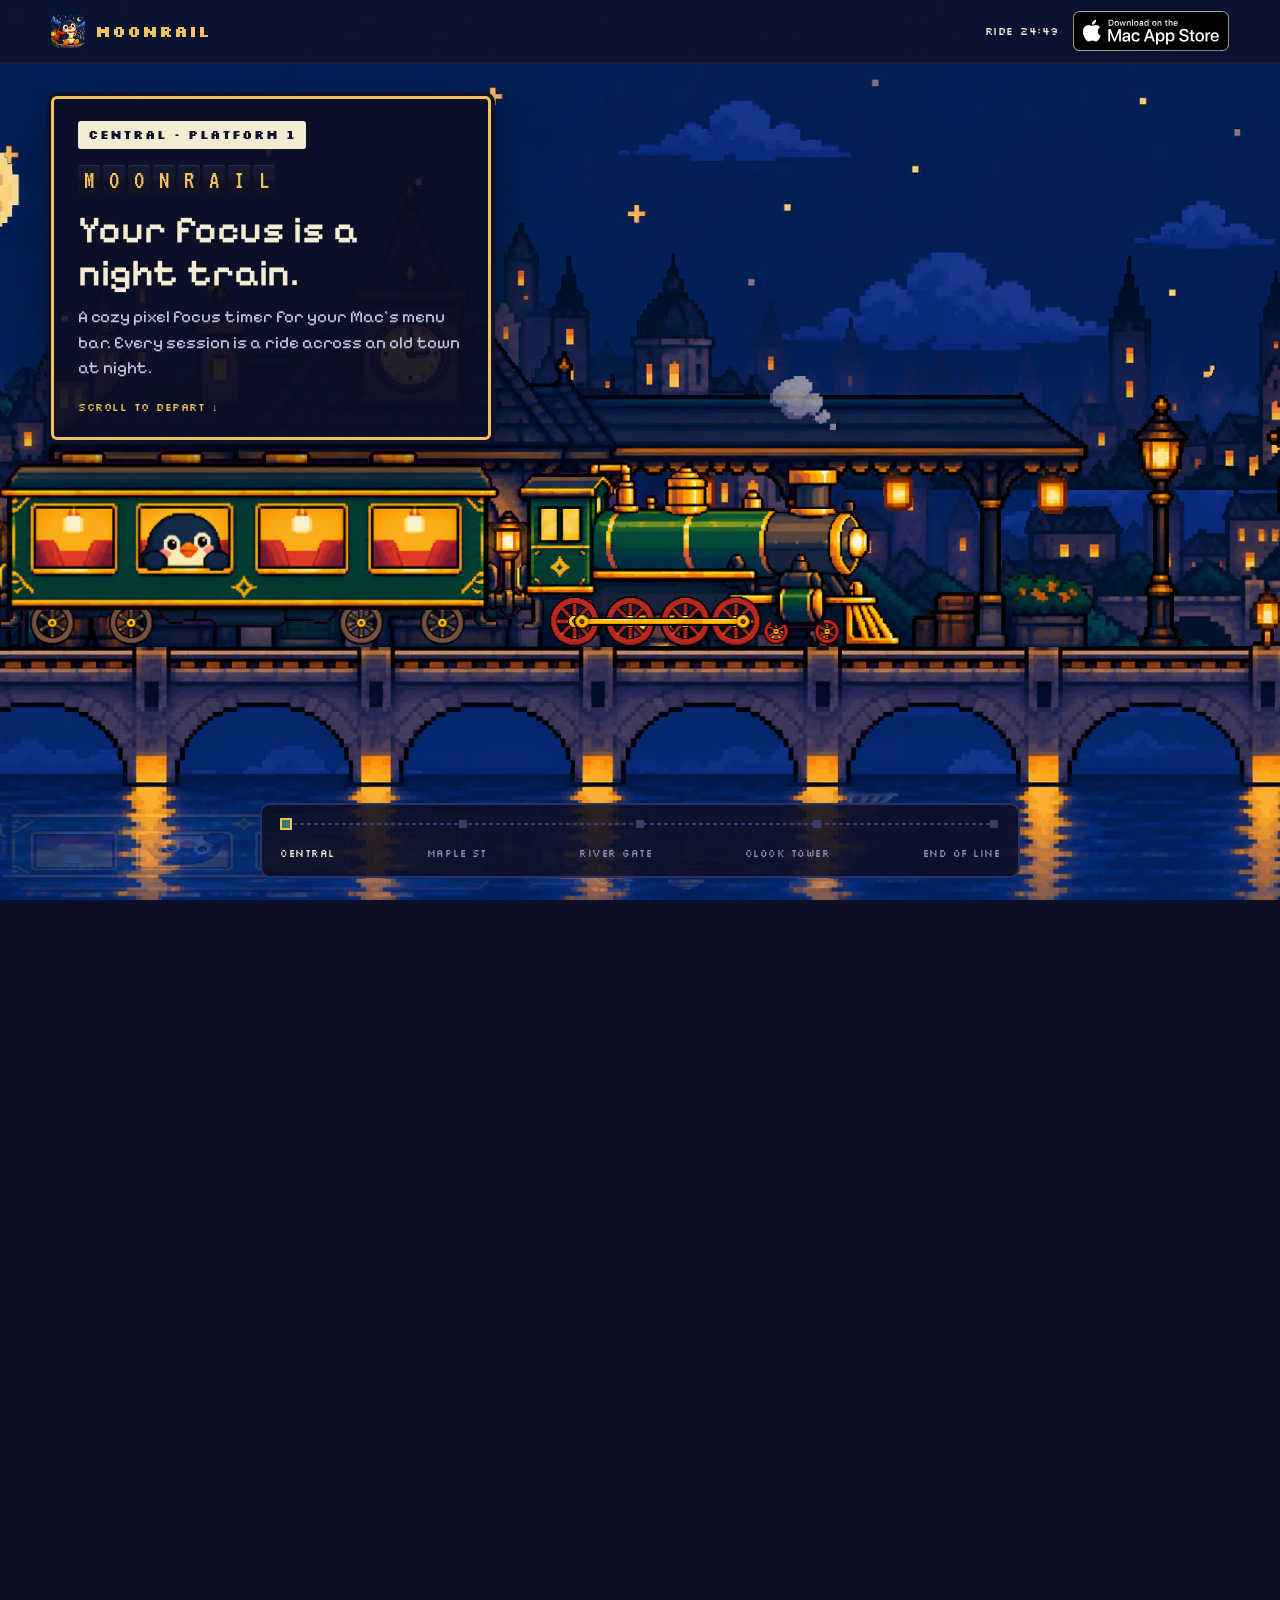
<file: index.html>
<!doctype html>
<html lang="en">
<head>
<meta charset="utf-8">
<meta name="viewport" content="width=device-width, initial-scale=1, viewport-fit=cover">
<title>Moonrail · a cozy pixel focus timer for Mac</title>
<meta name="description" content="Moonrail is a cozy pixel focus timer for your Mac's menu bar. Every focus session is a night train ride across an old town, with the moon as your timer.">
<meta name="theme-color" content="#0d0f24">
<link rel="canonical" href="https://moonrailapp.github.io/">
<link rel="author" href="https://anvikshalaya.com/">
<meta property="og:type" content="website">
<meta property="og:url" content="https://moonrailapp.github.io/">
<meta property="og:title" content="Moonrail · a cozy pixel focus timer for Mac">
<meta property="og:description" content="Your focus is a night train. A cozy pixel focus timer for your Mac's menu bar.">
<meta property="og:image" content="https://moonrailapp.github.io/img/og.jpg">
<meta property="og:image:width" content="1200">
<meta property="og:image:height" content="630">
<meta property="og:image:alt" content="The Moonrail night train stopped at a station in a pixel-art old town at night, with the Moonrail icon and title.">
<meta name="twitter:card" content="summary_large_image">
<link rel="icon" type="image/png" sizes="32x32" href="img/favicon-32.png">
<link rel="icon" type="image/png" sizes="512x512" href="img/icon-512.png">
<link rel="apple-touch-icon" href="img/apple-touch-icon.png">
<link rel="preconnect" href="https://fonts.googleapis.com">
<link rel="preconnect" href="https://fonts.gstatic.com" crossorigin>
<link rel="stylesheet" href="https://fonts.googleapis.com/css2?family=Silkscreen:wght@400;700&family=VT323&family=Pixelify+Sans:wght@400;500;600&display=swap">
<link rel="stylesheet" href="css/site.css">
<script>
  // Pick the layout before first paint: the scroll-driven ride, or a plain page for reduced motion.
  (function (d) {
    var still = window.matchMedia && matchMedia('(prefers-reduced-motion: reduce)').matches;
    d.className = still ? 'js' : 'js ride';
  })(document.documentElement);
</script>
<script src="js/ride.js" defer></script>
</head>
<body class="home">
<a class="skip" href="#central">Skip to content</a>

<div class="track">
  <div class="stage">
    <div class="scene">
      <canvas id="scene" width="332" height="208" role="img" aria-label="The Moonrail night train crossing a pixel-art old town at night, stopping at stations along a river bridge."></canvas>
      <img class="still" src="img/still.webp" width="1328" height="832" loading="lazy" alt="The Moonrail night train stopped at a station in a pixel-art old town at night, with Momo the penguin on the platform holding a cup of tea.">
    </div>

    <header class="topbar">
      <a class="brand" href="./" aria-label="Moonrail home">
        <img src="img/icon-64.png" width="34" height="34" alt="">
        <span>MOONRAIL</span>
      </a>
      <div class="topbar-right">
        <span class="clock" id="clock" aria-hidden="true">RIDE 25:00</span>
        <a class="badge" href="https://apps.apple.com/app/id6825285412"><img src="img/mac-app-store-badge.svg" width="156" height="40" alt="Download on the Mac App Store"></a>
      </div>
    </header>

    <main class="signs">
      <section class="sign" id="central" data-station="0" aria-labelledby="central-title">
        <span class="plate">CENTRAL · PLATFORM 1</span>
        <p class="flap" id="flap"><span class="visually-hidden">Moonrail</span><span aria-hidden="true">M</span><span aria-hidden="true">O</span><span aria-hidden="true">O</span><span aria-hidden="true">N</span><span aria-hidden="true">R</span><span aria-hidden="true">A</span><span aria-hidden="true">I</span><span aria-hidden="true">L</span></p>
        <h1 class="stitle" id="central-title">Your focus is a night train.</h1>
        <p class="stext">A cozy pixel focus timer for your Mac's menu bar. Every session is a ride across an old town at night.</p>
        <p class="mini depart">SCROLL TO DEPART <span aria-hidden="true">↓</span></p>
      </section>

      <section class="sign" id="maple-st" data-station="1" aria-labelledby="maple-title">
        <span class="plate">MAPLE ST</span>
        <h2 class="stitle" id="maple-title">The moon is your timer.</h2>
        <p class="stext">Look up: the moon has been crossing the sky as you scrolled. In Moonrail it does the same as your ride goes on, from the start of the line to the station.</p>
        <ul class="tags">
          <li class="mini">25 MIN RIDES</li>
          <li class="mini">COUNT UP</li>
          <li class="mini red">RED SIGNAL = PAUSE</li>
        </ul>
      </section>

      <section class="sign" id="river-gate" data-station="2" aria-labelledby="river-title">
        <span class="plate">RIVER GATE</span>
        <h2 class="stitle" id="river-title">Arrive, then stretch.</h2>
        <p class="stext">Every ride ends at a real station with a soft chime. Momo hops out for a cup of tea while you take a short break. Then: all aboard.</p>
        <div class="ticket" role="img" aria-label="A punched ride ticket: number 03, Maple St to River Gate, 25 minute ride, Sprout.">
          <div class="ticket-main">
            <span class="ticket-small">RIDE TICKET · NO. 03</span>
            <span class="ticket-route">MAPLE ST → RIVER GATE</span>
            <span class="ticket-small">25 MIN RIDE · SPROUT</span>
          </div>
          <div class="ticket-stub"><span>PUNCHED</span></div>
        </div>
      </section>

      <section class="sign" id="clock-tower" data-station="3" aria-labelledby="clock-title">
        <span class="plate">CLOCK TOWER</span>
        <h2 class="stitle" id="clock-title">Every mile, in the logbook.</h2>
        <p class="stext">Your focus by day, week and month, and the hours you ride best. Free keeps your last 7 days. Pro keeps every night, adds what you worked on, and shows a whole year of nights as golden tiles.</p>
        <div class="heat" aria-hidden="true"><i class="l0"></i><i class="l0"></i><i class="l0"></i><i class="l0"></i><i class="l0"></i><i class="l0"></i><i class="l1"></i><i class="l0"></i><i class="l0"></i><i class="l1"></i><i class="l0"></i><i class="l0"></i><i class="l1"></i><i class="l0"></i><i class="l0"></i><i class="l1"></i><i class="l2"></i><i class="l0"></i><i class="l0"></i><i class="l0"></i><i class="l0"></i><i class="l0"></i><i class="l0"></i><i class="l0"></i><i class="l2"></i><i class="l0"></i><i class="l0"></i><i class="l0"></i><i class="l0"></i><i class="l0"></i><i class="l0"></i><i class="l0"></i><i class="l0"></i><i class="l1"></i><i class="l2"></i><i class="l0"></i><i class="l1"></i><i class="l1"></i><i class="l0"></i><i class="l0"></i><i class="l2"></i><i class="l0"></i><i class="l2"></i><i class="l0"></i><i class="l1"></i><i class="l1"></i><i class="l1"></i><i class="l0"></i><i class="l0"></i><i class="l0"></i><i class="l0"></i><i class="l2"></i><i class="l0"></i><i class="l0"></i><i class="l1"></i><i class="l1"></i><i class="l0"></i><i class="l0"></i><i class="l2"></i><i class="l2"></i><i class="l3"></i><i class="l3"></i><i class="l2"></i><i class="l3"></i><i class="l2"></i><i class="l1"></i><i class="l2"></i><i class="l2"></i><i class="l1"></i><i class="l1"></i><i class="l3"></i><i class="l1"></i><i class="l2"></i><i class="l0"></i><i class="l4"></i><i class="l2"></i><i class="l0"></i><i class="l3"></i><i class="l2"></i><i class="l1"></i><i class="l0"></i><i class="l0"></i><i class="l0"></i><i class="l0"></i><i class="l1"></i><i class="l2"></i><i class="l1"></i><i class="l1"></i><i class="l3"></i><i class="l3"></i><i class="l0"></i><i class="l4"></i><i class="l0"></i><i class="l2"></i><i class="l0"></i><i class="l0"></i><i class="l1"></i><i class="l1"></i><i class="l2"></i><i class="l0"></i><i class="l1"></i><i class="l0"></i><i class="l0"></i><i class="l4"></i><i class="l4"></i><i class="l0"></i><i class="l0"></i><i class="l1"></i><i class="l3"></i><i class="l0"></i><i class="l3"></i><i class="l1"></i><i class="l0"></i><i class="l0"></i><i class="l0"></i><i class="l4"></i><i class="l1"></i><i class="l4"></i><i class="l0"></i><i class="l3"></i><i class="l3"></i><i class="l4"></i><i class="l4"></i><i class="l4"></i><i class="l0"></i><i class="l0"></i><i class="l0"></i><i class="l0"></i><i class="l3"></i><i class="l2"></i><i class="l2"></i><i class="l1"></i><i class="l4"></i><i class="l2"></i><i class="l4"></i><i class="l2"></i><i class="l2"></i><i class="l0"></i><i class="l0"></i><i class="l3"></i></div>
        <p class="mini">STAYS ON YOUR MAC · NO ACCOUNT · NO TRACKING</p>
      </section>

      <section class="sign" id="end-of-the-line" data-station="4" aria-labelledby="end-title">
        <img class="end-still" src="img/end.webp" width="1328" height="832" loading="lazy" alt="The Moonrail train at a snowy mountain station at sunrise, with Momo the penguin waving on the platform.">
        <span class="plate">END OF THE LINE</span>
        <p class="line-note">You're on the Snow Mountain Line <span class="gold">(Pro)</span></p>
        <h2 class="stitle" id="end-title">The ride is free. Pro goes further.</h2>
        <ul class="pro">
          <li><span>Rides from 15 to 90 min, and your own halt lengths</span><span class="gold">PRO</span></li>
          <li><span>The full logbook, every year</span><span class="gold">PRO</span></li>
          <li><span>Pin the train to your desktop</span><span class="gold">PRO</span></li>
          <li><span>Unlimited cargo</span><span class="gold">PRO</span></li>
          <li><span>The Snow Mountain Line, from night to sunrise</span><span class="gold">PRO</span></li>
          <li><span>Every new line to come</span><span class="gold">PRO</span></li>
        </ul>
        <p class="price">From $1.99 a month · $11.99 a year with 7 days free · or $23.99 once. Prices vary by country.</p>
        <p class="store"><a class="store-badge" href="https://apps.apple.com/app/id6825285412"><img src="img/mac-app-store-badge.svg" width="156" height="40" alt="Download on the Mac App Store"></a></p>
        <footer class="foot">
          <nav aria-label="Site">
            <a class="mini" href="privacy.html">PRIVACY</a>
            <a class="mini" href="terms.html">TERMS</a>
            <a class="mini" href="support.html">SUPPORT</a>
            <a class="mini" href="mailto:support@anvikshalaya.com?subject=Moonrail">CONTACT</a>
          </nav>
          <span class="mini">© 2026 HIRDYANSH · A SMALL APP BY <a class="mini" href="https://anvikshalaya.com/" target="_blank" rel="noopener">ANVIKSHALAYA</a> ↗</span>
        </footer>
      </section>
    </main>

    <nav class="route" aria-label="Stations">
      <div class="route-line" aria-hidden="true">
        <div class="route-dash"></div>
        <div class="route-gold" id="route-gold"></div>
        <i class="route-stop" style="left:0%"></i>
        <i class="route-stop" style="left:25%"></i>
        <i class="route-stop" style="left:50%"></i>
        <i class="route-stop" style="left:75%"></i>
        <i class="route-stop" style="left:100%"></i>
        <div class="route-train" id="route-train"></div>
      </div>
      <ol class="route-names">
        <li><a href="#central" data-go="0">CENTRAL</a></li>
        <li><a href="#maple-st" data-go="1">MAPLE ST</a></li>
        <li><a href="#river-gate" data-go="2">RIVER GATE</a></li>
        <li><a href="#clock-tower" data-go="3">CLOCK TOWER</a></li>
        <li><a href="#end-of-the-line" data-go="4">END OF LINE</a></li>
      </ol>
    </nav>
  </div>
</div>
</body>
</html>
</file>
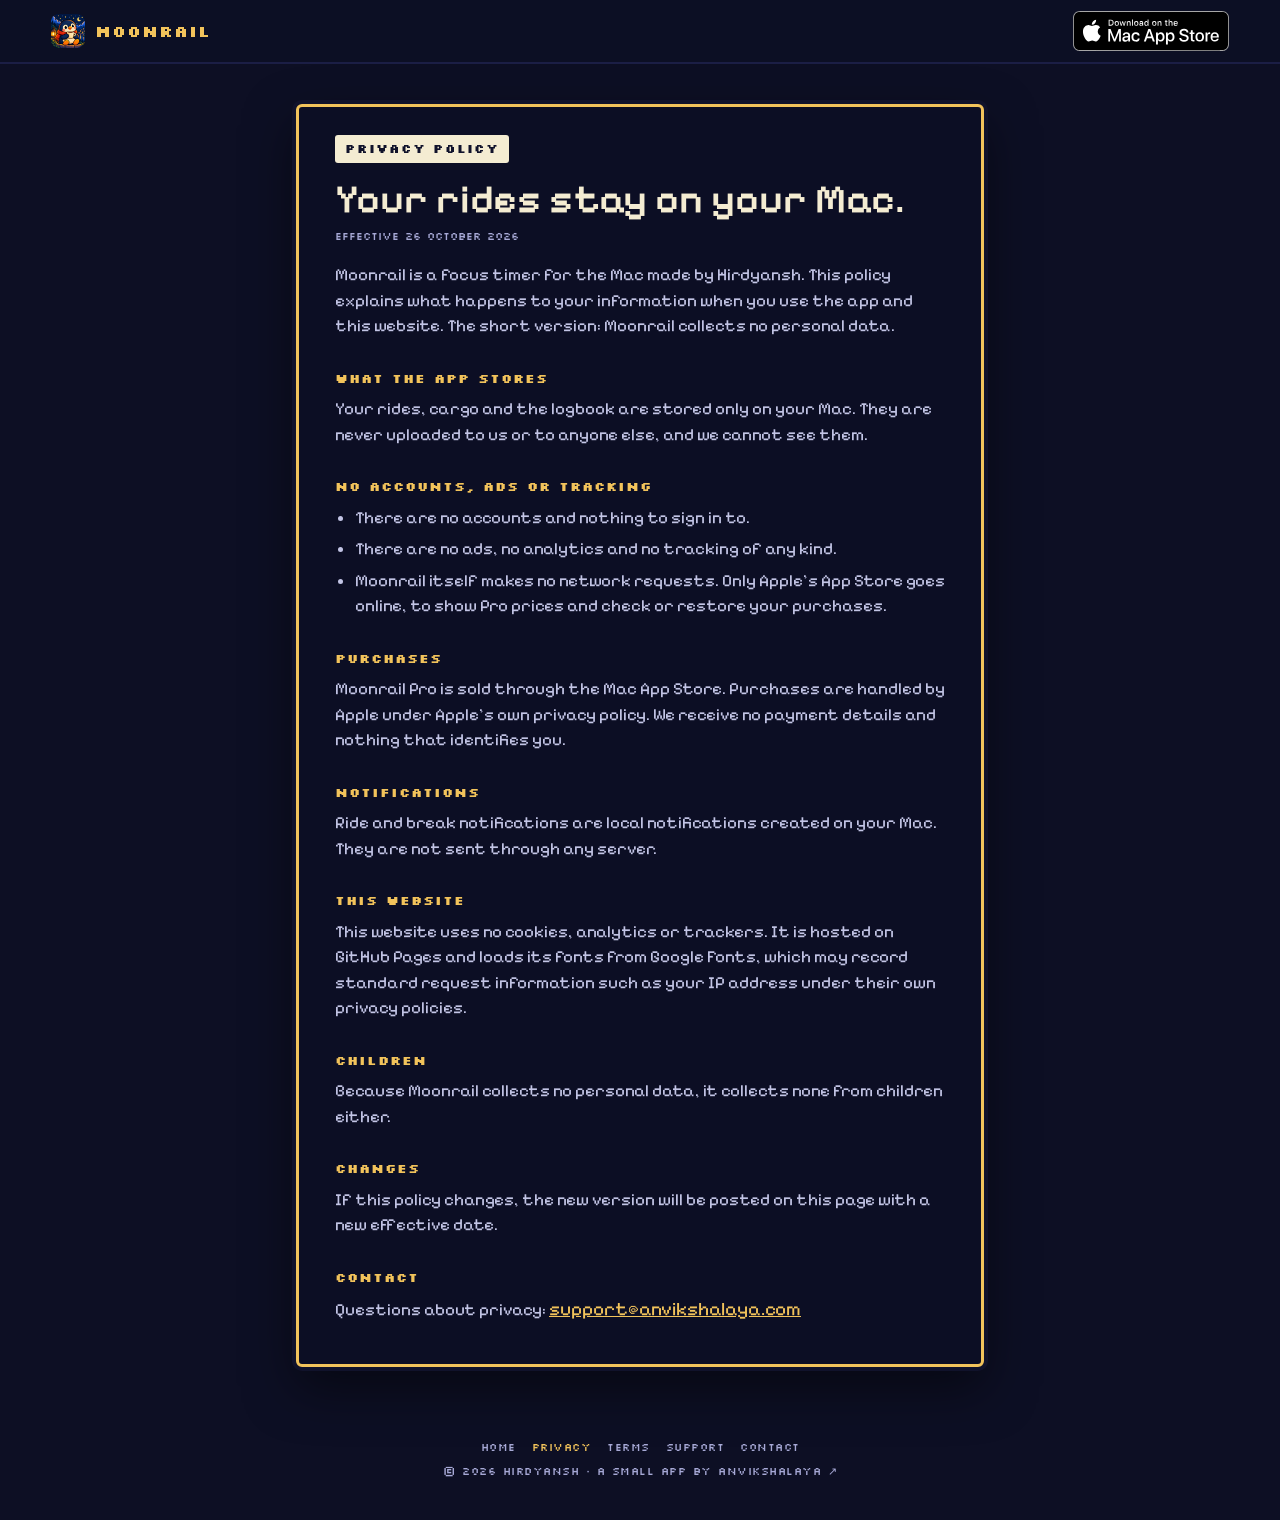
<file: privacy.html>
<!doctype html>
<html lang="en">
<head>
<meta charset="utf-8">
<meta name="viewport" content="width=device-width, initial-scale=1">
<title>Privacy · Moonrail</title>
<meta name="description" content="Moonrail collects no personal data. Your rides, cargo and logbook stay on your Mac.">
<meta name="theme-color" content="#0d0f24">
<link rel="canonical" href="https://moonrailapp.github.io/privacy.html">
<meta property="og:title" content="Privacy · Moonrail">
<meta property="og:description" content="Moonrail collects no personal data. Your rides, cargo and logbook stay on your Mac.">
<meta property="og:image" content="https://moonrailapp.github.io/img/og.jpg">
<link rel="icon" type="image/png" sizes="32x32" href="img/favicon-32.png">
<link rel="apple-touch-icon" href="img/apple-touch-icon.png">
<link rel="preconnect" href="https://fonts.googleapis.com">
<link rel="preconnect" href="https://fonts.gstatic.com" crossorigin>
<link rel="stylesheet" href="https://fonts.googleapis.com/css2?family=Silkscreen:wght@400;700&family=VT323&family=Pixelify+Sans:wght@400;500;600&display=swap">
<link rel="stylesheet" href="css/site.css">
</head>
<body class="page">
<a class="skip" href="#main">Skip to content</a>
<header class="topbar">
  <a class="brand" href="./" aria-label="Moonrail home">
    <img src="img/icon-64.png" width="34" height="34" alt="">
    <span>MOONRAIL</span>
  </a>
  <a class="badge" href="https://apps.apple.com/app/id6825285412"><img src="img/mac-app-store-badge.svg" width="156" height="40" alt="Download on the Mac App Store"></a>
</header>
<main class="doc" id="main">
<article class="sign">
<span class="plate">PRIVACY POLICY</span>
<h1>Your rides stay on your Mac.</h1>
<p class="meta">EFFECTIVE 26 OCTOBER 2026</p>
<p>Moonrail is a focus timer for the Mac made by Hirdyansh. This policy explains what happens to your information when you use the app and this website. The short version: Moonrail collects no personal data.</p>
<h2>WHAT THE APP STORES</h2>
<p>Your rides, cargo and the logbook are stored only on your Mac. They are never uploaded to us or to anyone else, and we cannot see them.</p>
<h2>NO ACCOUNTS, ADS OR TRACKING</h2>
<ul>
<li>There are no accounts and nothing to sign in to.</li>
<li>There are no ads, no analytics and no tracking of any kind.</li>
<li>Moonrail itself makes no network requests. Only Apple's App Store goes online, to show Pro prices and check or restore your purchases.</li>
</ul>
<h2>PURCHASES</h2>
<p>Moonrail Pro is sold through the Mac App Store. Purchases are handled by Apple under Apple's own privacy policy. We receive no payment details and nothing that identifies you.</p>
<h2>NOTIFICATIONS</h2>
<p>Ride and break notifications are local notifications created on your Mac. They are not sent through any server.</p>
<h2>THIS WEBSITE</h2>
<p>This website uses no cookies, analytics or trackers. It is hosted on GitHub Pages and loads its fonts from Google Fonts, which may record standard request information such as your IP address under their own privacy policies.</p>
<h2>CHILDREN</h2>
<p>Because Moonrail collects no personal data, it collects none from children either.</p>
<h2>CHANGES</h2>
<p>If this policy changes, the new version will be posted on this page with a new effective date.</p>
<h2>CONTACT</h2>
<p>Questions about privacy: <a class="email" href="mailto:support@anvikshalaya.com?subject=Moonrail">support@anvikshalaya.com</a></p>
</article>
</main>
<footer class="page-foot">
  <a class="mini" href="./">HOME</a>
  <a class="mini" href="privacy.html" aria-current="page">PRIVACY</a>
  <a class="mini" href="terms.html">TERMS</a>
  <a class="mini" href="support.html">SUPPORT</a>
  <a class="mini" href="mailto:support@anvikshalaya.com?subject=Moonrail">CONTACT</a>
  <span class="mini">© 2026 HIRDYANSH · A SMALL APP BY <a class="mini" href="https://anvikshalaya.com/" target="_blank" rel="noopener">ANVIKSHALAYA</a> ↗</span>
</footer>
</body>
</html>
</file>
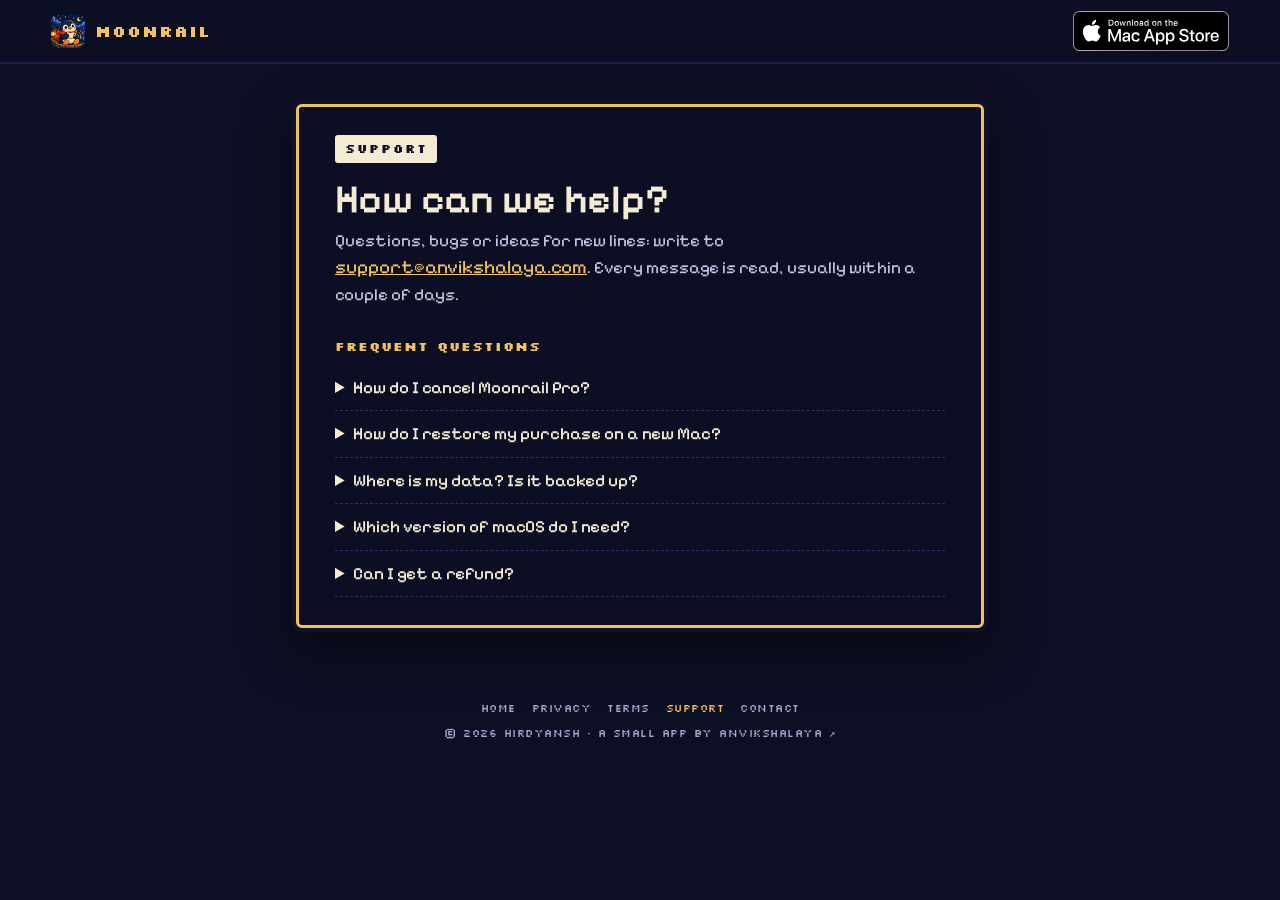
<file: support.html>
<!doctype html>
<html lang="en">
<head>
<meta charset="utf-8">
<meta name="viewport" content="width=device-width, initial-scale=1">
<title>Support · Moonrail</title>
<meta name="description" content="Help with Moonrail: contact, cancelling, restoring purchases, your data and system requirements.">
<meta name="theme-color" content="#0d0f24">
<link rel="canonical" href="https://moonrailapp.github.io/support.html">
<meta property="og:title" content="Support · Moonrail">
<meta property="og:description" content="Help with Moonrail: contact, cancelling, restoring purchases, your data and system requirements.">
<meta property="og:image" content="https://moonrailapp.github.io/img/og.jpg">
<link rel="icon" type="image/png" sizes="32x32" href="img/favicon-32.png">
<link rel="apple-touch-icon" href="img/apple-touch-icon.png">
<link rel="preconnect" href="https://fonts.googleapis.com">
<link rel="preconnect" href="https://fonts.gstatic.com" crossorigin>
<link rel="stylesheet" href="https://fonts.googleapis.com/css2?family=Silkscreen:wght@400;700&family=VT323&family=Pixelify+Sans:wght@400;500;600&display=swap">
<link rel="stylesheet" href="css/site.css">
</head>
<body class="page">
<a class="skip" href="#main">Skip to content</a>
<header class="topbar">
  <a class="brand" href="./" aria-label="Moonrail home">
    <img src="img/icon-64.png" width="34" height="34" alt="">
    <span>MOONRAIL</span>
  </a>
  <a class="badge" href="https://apps.apple.com/app/id6825285412"><img src="img/mac-app-store-badge.svg" width="156" height="40" alt="Download on the Mac App Store"></a>
</header>
<main class="doc" id="main">
<article class="sign">
<span class="plate">SUPPORT</span>
<h1>How can we help?</h1>
<p>Questions, bugs or ideas for new lines: write to <a class="email" href="mailto:support@anvikshalaya.com?subject=Moonrail">support@anvikshalaya.com</a>. Every message is read, usually within a couple of days.</p>
<h2>FREQUENT QUESTIONS</h2>
<details>
<summary>How do I cancel Moonrail Pro?</summary>
<p>Subscriptions are managed by Apple. On your Mac, open the App Store, click your name at the bottom of the sidebar, then Account Settings, and next to Subscriptions click Manage. Choose Moonrail and cancel. Cancel at least 24 hours before the renewal date to avoid the next charge; Pro stays on until the end of the paid period.</p>
</details>
<details>
<summary>How do I restore my purchase on a new Mac?</summary>
<p>Sign in to the App Store with the same Apple Account you bought Pro with, open Moonrail Pro in the app and choose Restore Purchases. Your Pro access comes back right away.</p>
</details>
<details>
<summary>Where is my data? Is it backed up?</summary>
<p>Your rides, cargo and logbook are stored only on your Mac. Moonrail has no accounts, so nothing is uploaded anywhere. Moonrail itself makes no network requests. Only Apple's App Store goes online, to show Pro prices and check or restore your purchases. Your data is included in your regular Mac backups, such as Time Machine.</p>
</details>
<details>
<summary>Which version of macOS do I need?</summary>
<p>Moonrail needs macOS 14 Sonoma or later.</p>
</details>
<details>
<summary>Can I get a refund?</summary>
<p>Purchases are made through Apple, so refunds are requested from Apple at <a href="https://reportaproblem.apple.com">reportaproblem.apple.com</a>.</p>
</details>
</article>
</main>
<footer class="page-foot">
  <a class="mini" href="./">HOME</a>
  <a class="mini" href="privacy.html">PRIVACY</a>
  <a class="mini" href="terms.html">TERMS</a>
  <a class="mini" href="support.html" aria-current="page">SUPPORT</a>
  <a class="mini" href="mailto:support@anvikshalaya.com?subject=Moonrail">CONTACT</a>
  <span class="mini">© 2026 HIRDYANSH · A SMALL APP BY <a class="mini" href="https://anvikshalaya.com/" target="_blank" rel="noopener">ANVIKSHALAYA</a> ↗</span>
</footer>
</body>
</html>
</file>
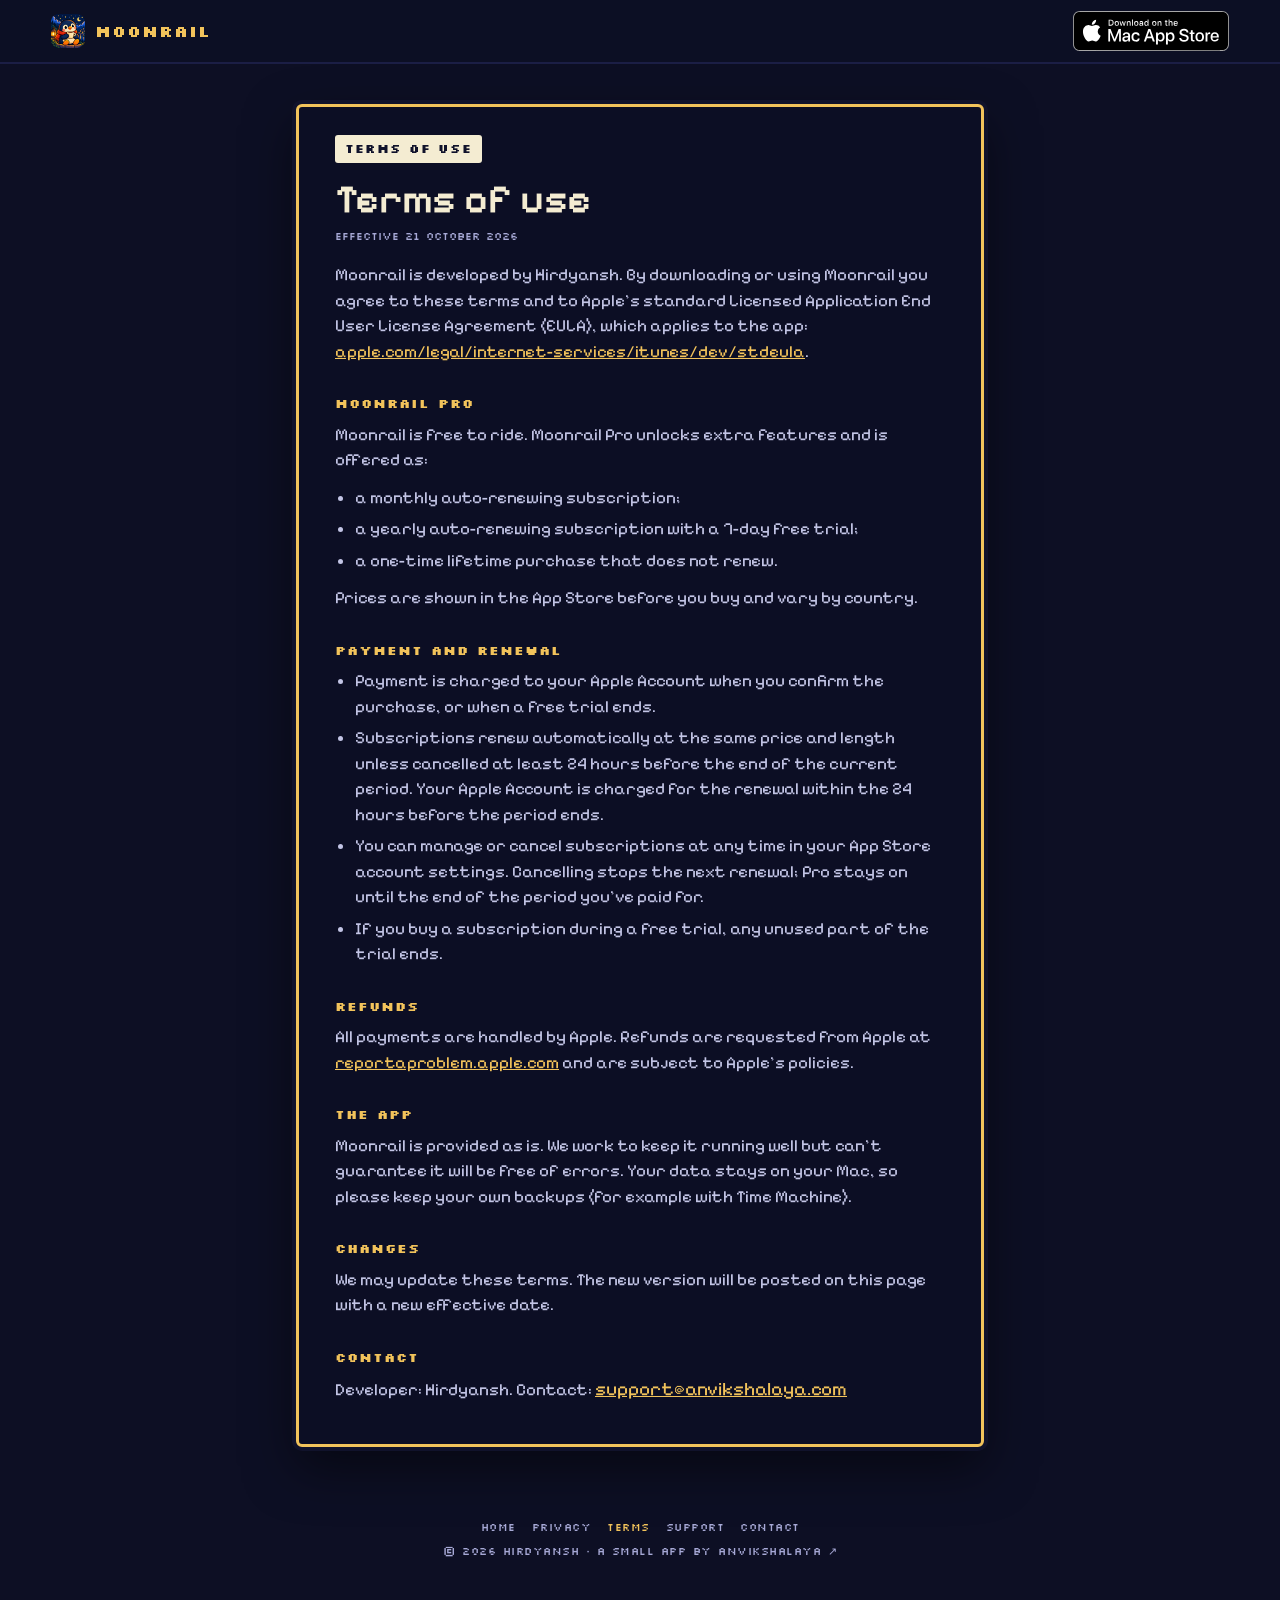
<file: terms.html>
<!doctype html>
<html lang="en">
<head>
<meta charset="utf-8">
<meta name="viewport" content="width=device-width, initial-scale=1">
<title>Terms · Moonrail</title>
<meta name="description" content="Terms of use for Moonrail and Moonrail Pro subscriptions and the lifetime purchase.">
<meta name="theme-color" content="#0d0f24">
<link rel="canonical" href="https://moonrailapp.github.io/terms.html">
<meta property="og:title" content="Terms · Moonrail">
<meta property="og:description" content="Terms of use for Moonrail and Moonrail Pro subscriptions and the lifetime purchase.">
<meta property="og:image" content="https://moonrailapp.github.io/img/og.jpg">
<link rel="icon" type="image/png" sizes="32x32" href="img/favicon-32.png">
<link rel="apple-touch-icon" href="img/apple-touch-icon.png">
<link rel="preconnect" href="https://fonts.googleapis.com">
<link rel="preconnect" href="https://fonts.gstatic.com" crossorigin>
<link rel="stylesheet" href="https://fonts.googleapis.com/css2?family=Silkscreen:wght@400;700&family=VT323&family=Pixelify+Sans:wght@400;500;600&display=swap">
<link rel="stylesheet" href="css/site.css">
</head>
<body class="page">
<a class="skip" href="#main">Skip to content</a>
<header class="topbar">
  <a class="brand" href="./" aria-label="Moonrail home">
    <img src="img/icon-64.png" width="34" height="34" alt="">
    <span>MOONRAIL</span>
  </a>
  <a class="badge" href="https://apps.apple.com/app/id6825285412"><img src="img/mac-app-store-badge.svg" width="156" height="40" alt="Download on the Mac App Store"></a>
</header>
<main class="doc" id="main">
<article class="sign">
<span class="plate">TERMS OF USE</span>
<h1>Terms of use</h1>
<p class="meta">EFFECTIVE 21 OCTOBER 2026</p>
<p>Moonrail is developed by Hirdyansh. By downloading or using Moonrail you agree to these terms and to Apple's standard Licensed Application End User License Agreement (EULA), which applies to the app: <a href="https://www.apple.com/legal/internet-services/itunes/dev/stdeula/">apple.com/legal/internet-services/itunes/dev/stdeula</a>.</p>
<h2>MOONRAIL PRO</h2>
<p>Moonrail is free to ride. Moonrail Pro unlocks extra features and is offered as:</p>
<ul>
<li>a monthly auto-renewing subscription;</li>
<li>a yearly auto-renewing subscription with a 7-day free trial;</li>
<li>a one-time lifetime purchase that does not renew.</li>
</ul>
<p>Prices are shown in the App Store before you buy and vary by country.</p>
<h2>PAYMENT AND RENEWAL</h2>
<ul>
<li>Payment is charged to your Apple Account when you confirm the purchase, or when a free trial ends.</li>
<li>Subscriptions renew automatically at the same price and length unless cancelled at least 24 hours before the end of the current period. Your Apple Account is charged for the renewal within the 24 hours before the period ends.</li>
<li>You can manage or cancel subscriptions at any time in your App Store account settings. Cancelling stops the next renewal; Pro stays on until the end of the period you've paid for.</li>
<li>If you buy a subscription during a free trial, any unused part of the trial ends.</li>
</ul>
<h2>REFUNDS</h2>
<p>All payments are handled by Apple. Refunds are requested from Apple at <a href="https://reportaproblem.apple.com">reportaproblem.apple.com</a> and are subject to Apple's policies.</p>
<h2>THE APP</h2>
<p>Moonrail is provided as is. We work to keep it running well but can't guarantee it will be free of errors. Your data stays on your Mac, so please keep your own backups (for example with Time Machine).</p>
<h2>CHANGES</h2>
<p>We may update these terms. The new version will be posted on this page with a new effective date.</p>
<h2>CONTACT</h2>
<p>Developer: Hirdyansh. Contact: <a class="email" href="mailto:support@anvikshalaya.com?subject=Moonrail">support@anvikshalaya.com</a></p>
</article>
</main>
<footer class="page-foot">
  <a class="mini" href="./">HOME</a>
  <a class="mini" href="privacy.html">PRIVACY</a>
  <a class="mini" href="terms.html" aria-current="page">TERMS</a>
  <a class="mini" href="support.html">SUPPORT</a>
  <a class="mini" href="mailto:support@anvikshalaya.com?subject=Moonrail">CONTACT</a>
  <span class="mini">© 2026 HIRDYANSH · A SMALL APP BY <a class="mini" href="https://anvikshalaya.com/" target="_blank" rel="noopener">ANVIKSHALAYA</a> ↗</span>
</footer>
</body>
</html>
</file>
<file: css/site.css>
/* Moonrail site. Base styles are the plain scrolling page (no JS, reduced motion, sub-pages);
   html.ride switches the home page to the pinned, scroll-driven night ride. */

:root {
  --bg: #0d0f24;
  --card: #141633;
  --card-2: #10122b;
  --border: #2c3066;
  --gold: #f2c35b;
  --gold-hi: #ffe08f;
  --cream: #f4ecd2;
  --muted: #a7a9d6;
  --text: #c3c5e6;
  --green: #5be37a;
  --red: #ff7a7a;
  --label: Silkscreen, ui-monospace, monospace;
  --num: VT323, ui-monospace, monospace;
  --body: 'Pixelify Sans', ui-monospace, monospace;
  --gutter: clamp(16px, 4vw, 56px);
  color-scheme: dark;
}

* { box-sizing: border-box; }
html { background: var(--bg); -webkit-text-size-adjust: 100%; text-size-adjust: 100%; }
body { margin: 0; background: var(--bg); color: var(--text); font-family: var(--body); font-size: 17px; line-height: 1.5; }
a { color: var(--gold); }
a:hover { color: var(--gold-hi); }
:focus-visible { outline: 2px solid var(--gold); outline-offset: 3px; border-radius: 2px; }
img { max-width: 100%; }

.visually-hidden { position: absolute; width: 1px; height: 1px; margin: -1px; padding: 0; overflow: hidden; clip: rect(0 0 0 0); white-space: nowrap; border: 0; }
.skip { position: absolute; left: 12px; top: -60px; z-index: 50; background: var(--cream); color: var(--card-2); font-family: var(--label); font-size: 12px; padding: 10px 14px; border-radius: 6px; text-decoration: none; }
.skip:focus { top: 12px; }

/* ---------- shared pieces ---------- */
.mini { font-family: var(--label); font-size: 11px; color: var(--muted); letter-spacing: .5px; }
.gold { color: var(--gold); }
.red { color: var(--red); }

.topbar { position: absolute; left: 0; right: 0; top: 0; z-index: 5; height: 64px; display: flex; align-items: center; justify-content: space-between; gap: 12px; padding: 0 var(--gutter); background: rgba(13, 15, 36, .75); border-bottom: 2px solid #1b1e45; }
.brand { display: flex; align-items: center; gap: 10px; text-decoration: none; }
.brand img { width: 34px; height: 34px; border-radius: 8px; }
.brand span { font-family: var(--label); font-size: 16px; font-weight: 700; color: var(--gold); letter-spacing: 1px; }
.topbar-right { display: flex; align-items: center; gap: 14px; }
.clock { font-family: var(--label); font-size: 11px; color: var(--cream); letter-spacing: .5px; display: none; white-space: nowrap; }
.badge { display: block; flex: none; line-height: 0; border-radius: 7px; }
.badge img { display: block; width: auto; height: 40px; }

.plate { display: inline-flex; align-items: center; gap: 8px; background: var(--cream); color: var(--card-2); font-family: var(--label); font-size: 12px; font-weight: 700; padding: 5px 10px; border-radius: 3px; letter-spacing: 1px; }

.sign { background: rgba(13, 15, 36, .9); border: 3px solid var(--gold); border-radius: 6px; padding: 22px 24px; box-shadow: 0 0 0 4px var(--card-2), 0 20px 50px rgba(0, 0, 0, .5); color: var(--cream); }
.stitle { font-family: var(--body); font-weight: 600; font-size: clamp(26px, 3.4vw, 38px); line-height: 1.12; margin: 14px 0 10px; color: var(--cream); }
.stext { font-size: 17px; line-height: 1.5; color: var(--text); margin: 0; }
.sign > .mini { margin: 14px 0 0; }
.depart { margin: 18px 0 0 !important; color: var(--gold) !important; }

.flap { display: flex; gap: 3px; margin: 16px 0 0; }
.flap span[aria-hidden] { display: inline-flex; width: 22px; height: 30px; align-items: center; justify-content: center; background: #16182e; border-radius: 3px; font-family: var(--num); font-size: 26px; color: var(--gold); box-shadow: inset 0 -15px 0 rgba(0, 0, 0, .25), inset 0 1px 0 #2a2d52; }

.tags { list-style: none; margin: 16px 0 0; padding: 0; display: flex; gap: 8px; flex-wrap: wrap; }
.tags li { border: 2px solid var(--border); padding: 6px 8px; border-radius: 4px; }
.tags li.red { color: var(--red); }

.ticket { margin-top: 16px; background: var(--cream); color: #1a1530; border-radius: 6px; display: flex; box-shadow: 0 4px 0 #b9ae8e; }
.ticket-main { flex: 1; padding: 12px 14px; display: flex; flex-direction: column; gap: 6px; border-right: 2px dashed #b9ae8e; }
.ticket-small { font-family: var(--label); font-size: 9px; color: #6b5f48; }
.ticket-route { font-family: var(--label); font-size: 13px; font-weight: 700; }
.ticket-stub { width: 78px; display: flex; align-items: center; justify-content: center; }
.ticket-stub span { font-family: var(--label); font-size: 10px; font-weight: 700; color: #c8453b; border: 2px solid #c8453b; padding: 3px 5px; border-radius: 3px; transform: rotate(-12deg); }

.heat { margin-top: 14px; display: grid; grid-template-rows: repeat(7, 8px); grid-auto-flow: column; grid-auto-columns: 8px; gap: 3px; overflow: hidden; }
.heat i { width: 8px; height: 8px; border-radius: 2px; background: #1c1f47; }
.heat .l1 { background: #4a3f3a; }
.heat .l2 { background: #7a6136; }
.heat .l3 { background: #b88a2a; }
.heat .l4 { background: var(--gold); }

.line-note { margin: 10px 0 0; font-family: var(--label); font-size: 11px; color: var(--muted); letter-spacing: .5px; }
.end-still { display: block; width: 100%; height: auto; aspect-ratio: 332 / 208; border-radius: 4px; border: 2px solid var(--border); margin: 0 0 16px; }
html.ride .end-still { display: none; }
.pro { list-style: none; margin: 0; padding: 0; }
.pro li { display: flex; justify-content: space-between; gap: 10px; padding: 8px 0; border-bottom: 1px dashed var(--border); font-size: 15px; color: var(--text); }
.pro li .gold { font-family: var(--label); font-size: 11px; align-self: center; }
.price { margin: 14px 0 0; font-size: 15px; color: var(--cream); }
.store { margin: 16px 0 0; }
.store-badge { display: inline-block; line-height: 0; border-radius: 9px; }
.store-badge img { display: block; width: auto; height: 48px; }
.badge:focus-visible, .store-badge:focus-visible { outline: 2px solid var(--gold-hi); outline-offset: 3px; }
.foot { margin-top: 16px; display: flex; gap: 8px 16px; flex-wrap: wrap; align-items: center; }
.foot nav { display: flex; gap: 8px 16px; flex-wrap: wrap; }
.foot a.mini { color: var(--muted); text-decoration: none; padding: 4px 0; }
.foot a.mini:hover { color: var(--gold-hi); text-decoration: underline; }

/* ---------- home: plain page (no JS / reduced motion) ---------- */
.stage { position: relative; }
.scene { position: relative; height: clamp(260px, 58vh, 640px); overflow: hidden; background: #031e55; }
.scene canvas, .scene .still { position: absolute; inset: 0; width: 100%; height: 100%; display: block; }
.scene .still { object-fit: cover; object-position: 62% 50%; }
html.js .scene .still { display: none; }
html:not(.js) .scene canvas { display: none; }
.signs { display: grid; gap: 32px; max-width: 640px; margin: -48px auto 0; padding: 0 16px 64px; position: relative; z-index: 2; }
.route { display: none; }

/* ---------- home: the ride ---------- */
html.ride .track { height: 700vh; position: relative; }
html.ride .stage { position: sticky; top: 0; height: 100vh; height: 100dvh; overflow: hidden; }
html.ride .scene { position: absolute; inset: 0; height: auto; }
html.ride .clock { display: inline; }
html.ride .signs { display: block; position: static; max-width: none; margin: 0; padding: 0; }
html.ride .sign { position: absolute; z-index: 3; left: var(--gutter); top: 96px; width: min(440px, calc(100% - 32px)); opacity: 0; will-change: opacity, transform; }
html.ride .sign#central { opacity: 1; }
html.ride .route { display: block; position: absolute; z-index: 4; left: 50%; bottom: 22px; transform: translateX(-50%); width: min(760px, calc(100% - 32px)); background: rgba(13, 15, 36, .88); border: 2px solid var(--border); border-radius: 10px; padding: 12px 18px; }
.route-line { position: relative; height: 14px; margin: 0 6px; }
.route-dash { position: absolute; left: 0; right: 0; top: 6px; height: 2px; background: repeating-linear-gradient(90deg, #3b3e6b 0 4px, transparent 4px 7px); }
.route-gold { position: absolute; left: 0; top: 6px; height: 2px; width: 0; background: var(--gold); }
.route-stop { position: absolute; top: 3px; width: 8px; height: 8px; margin-left: -4px; background: #3b3e6b; }
.route-stop.on { background: var(--gold); }
.route-train { position: absolute; top: 1px; left: 0; width: 12px; height: 12px; margin-left: -6px; background: #2f7d6a; border: 2px solid var(--gold); }
.route-names { list-style: none; margin: 8px 0 0; padding: 0; display: flex; justify-content: space-between; }
.route-names a { font-family: var(--label); font-size: 10px; letter-spacing: .5px; color: #8a8dc0; text-decoration: none; }
.route-names a:hover { color: var(--gold-hi); }
.route-names a.here { color: var(--cream); }

/* END OF THE LINE has the longest card: a little wider on desktops, so its rows don't wrap. */
@media (min-width: 721px) {
  html.ride .sign#end-of-the-line { width: min(520px, calc(100% - 32px)); }
  html.ride #end-of-the-line .line-note { margin-top: 8px; }
  html.ride #end-of-the-line .pro li { padding: 5px 0; }
}

/* Short desktop windows: tighten the cards so the last stop fits above the route bar. */
@media (max-height: 780px) and (min-width: 721px) {
  html.ride .sign { top: 80px; padding: 16px 20px; }
  html.ride .stitle { font-size: clamp(24px, 3vw, 32px); margin: 10px 0 8px; }
  html.ride .stext { font-size: 16px; }
  html.ride .pro li { padding: 5px 0; }
  html.ride .store { margin-top: 12px; }
  html.ride .flap { margin-top: 12px; }
  html.ride #end-of-the-line .stitle { font-size: 28px; }
  html.ride #end-of-the-line .pro li { padding: 3px 0; }
}

/* Phones: scene in the top half, the card across the bottom, a compact route bar. */
@media (max-width: 720px) {
  body { font-size: 16px; }
  .topbar { height: 56px; }
  .brand img { width: 30px; height: 30px; }
  .brand span { font-size: 14px; }
  .topbar-right { gap: 10px; }
  .sign { padding: 18px 18px; }
  .stitle { font-size: 26px; }
  .stext { font-size: 16px; }
  .flap span[aria-hidden] { width: 20px; height: 27px; font-size: 23px; }

  html.ride .scene { bottom: auto; height: 50%; }
  html.ride .sign { left: 12px; right: 12px; width: auto; top: auto; bottom: 76px; padding: 16px 16px; max-height: calc(100% - 76px - 72px); overflow: hidden; }
  html.ride .stitle { font-size: 23px; margin: 10px 0 8px; }
  html.ride .stext { font-size: 15px; }
  html.ride .pro li { padding: 5px 0; font-size: 14px; }
  html.ride .price { font-size: 14px; margin-top: 10px; }
  html.ride .store { margin-top: 12px; }
  html.ride .store-badge img { height: 40px; }
  html.ride .foot { margin-top: 12px; }
  html.ride .route { bottom: 12px; width: calc(100% - 24px); padding: 8px 12px; border-radius: 8px; }
  .route-names { justify-content: center; margin-top: 6px; }
  .route-names li { display: none; }
  .route-names li.here { display: block; }
}
@media (max-width: 480px) {
  .topbar { padding: 0 12px; gap: 8px; }
  .brand { gap: 8px; }
  .brand img { width: 28px; height: 28px; border-radius: 7px; }
  .brand span { font-size: 12px; letter-spacing: .5px; }
  .topbar-right { gap: 8px; }
  .clock { font-size: 10px; letter-spacing: 0; }
}
/* The 40px App Store badge and the ride clock don't both fit here. */
@media (max-width: 440px) {
  .clock { display: none !important; }
}
/* Narrow screens: the Pro list runs on as one paragraph, so the END card stays short and the
   Snow station and Momo show above it. */
@media (max-width: 600px) {
  html.ride #end-of-the-line .pro { border-top: 1px dashed var(--border); border-bottom: 1px dashed var(--border); padding: 6px 0; font-size: 14px; line-height: 1.45; }
  html.ride #end-of-the-line .pro li { display: inline; padding: 0; border: 0; font-size: inherit; }
  html.ride #end-of-the-line .pro li .gold { display: none; }
  html.ride #end-of-the-line .pro li + li::before { content: " · "; color: var(--gold); }
}
/* Short phones: keep the longest card clear of the header. */
@media (max-width: 720px) and (max-height: 700px) {
  html.ride .sign { padding: 12px 14px; }
  html.ride .stitle { font-size: 21px; margin: 8px 0 6px; }
  html.ride .stext, html.ride .price { font-size: 14px; }
  html.ride .pro li { padding: 3px 0; font-size: 13px; }
  html.ride .store, html.ride .foot { margin-top: 10px; }
  html.ride .foot, html.ride .foot nav { gap: 2px 12px; }
  html.ride .flap { margin-top: 10px; }
  html.ride #end-of-the-line .line-note { font-size: 9px; letter-spacing: 0; margin-top: 6px; }
  html.ride .foot { gap: 4px 12px; margin-top: 10px; }
  html.ride .foot nav { gap: 4px 12px; }
  html.ride .foot .mini { font-size: 10px; letter-spacing: 0; }
  html.ride #end-of-the-line .pro { font-size: 13px; }
}
/* The smallest phones: a little smaller still. */
@media (max-width: 360px) and (max-height: 600px) {
  html.ride .stitle { margin: 6px 0 4px; }
  html.ride .price { font-size: 13px; line-height: 1.35; margin-top: 8px; }
  html.ride #end-of-the-line .pro { padding: 4px 0; font-size: 12px; }
  html.ride .store { margin-top: 8px; }
  html.ride .sign { padding: 10px 14px; }
  html.ride .plate { padding: 4px 8px; }
  html.ride #end-of-the-line .line-note { margin-top: 4px; }
  html.ride .store-badge { padding: 6px 10px; }
}

/* ---------- sub-pages ---------- */
.page .topbar { position: static; }
.doc { max-width: 720px; margin: 0 auto; padding: 40px 16px 72px; }
.doc .sign { padding: 28px clamp(18px, 4vw, 36px); }
.doc h1 { font-family: var(--body); font-weight: 600; font-size: clamp(28px, 5vw, 40px); line-height: 1.12; color: var(--cream); margin: 14px 0 6px; }
.doc h2 { font-family: var(--label); font-size: 13px; letter-spacing: 1px; color: var(--gold); margin: 30px 0 8px; }
.doc p, .doc li { color: var(--text); }
.doc p { margin: 0 0 12px; }
.doc ul { padding-left: 20px; margin: 0 0 12px; }
.doc li { margin-bottom: 6px; }
.doc .meta { font-family: var(--label); font-size: 11px; color: var(--muted); margin: 0 0 18px; }
.doc .email { font-family: var(--body); font-size: 19px; }
.doc details { border-bottom: 1px dashed var(--border); padding: 10px 0; }
.doc summary { cursor: pointer; color: var(--cream); font-weight: 500; }
.doc details p { margin: 8px 0 4px; }
.doc .banner { display: block; width: 100%; height: auto; aspect-ratio: 332 / 208; border-radius: 6px; border: 2px solid var(--border); margin: 0 0 24px; }
.page-foot { max-width: 720px; margin: 0 auto; padding: 0 16px 40px; display: flex; gap: 8px 16px; flex-wrap: wrap; justify-content: center; }
.page-foot a.mini { color: var(--muted); text-decoration: none; }
.page-foot a.mini:hover, .page-foot a.mini[aria-current] { color: var(--gold); }
.btn { display: inline-block; font-family: var(--label); font-size: 12px; color: var(--card-2); background: var(--gold); padding: 12px 16px; border-radius: 8px; box-shadow: inset 0 -4px 0 #b8892e; text-decoration: none; }
.btn:hover { color: var(--card-2); background: var(--gold-hi); }
</file>
